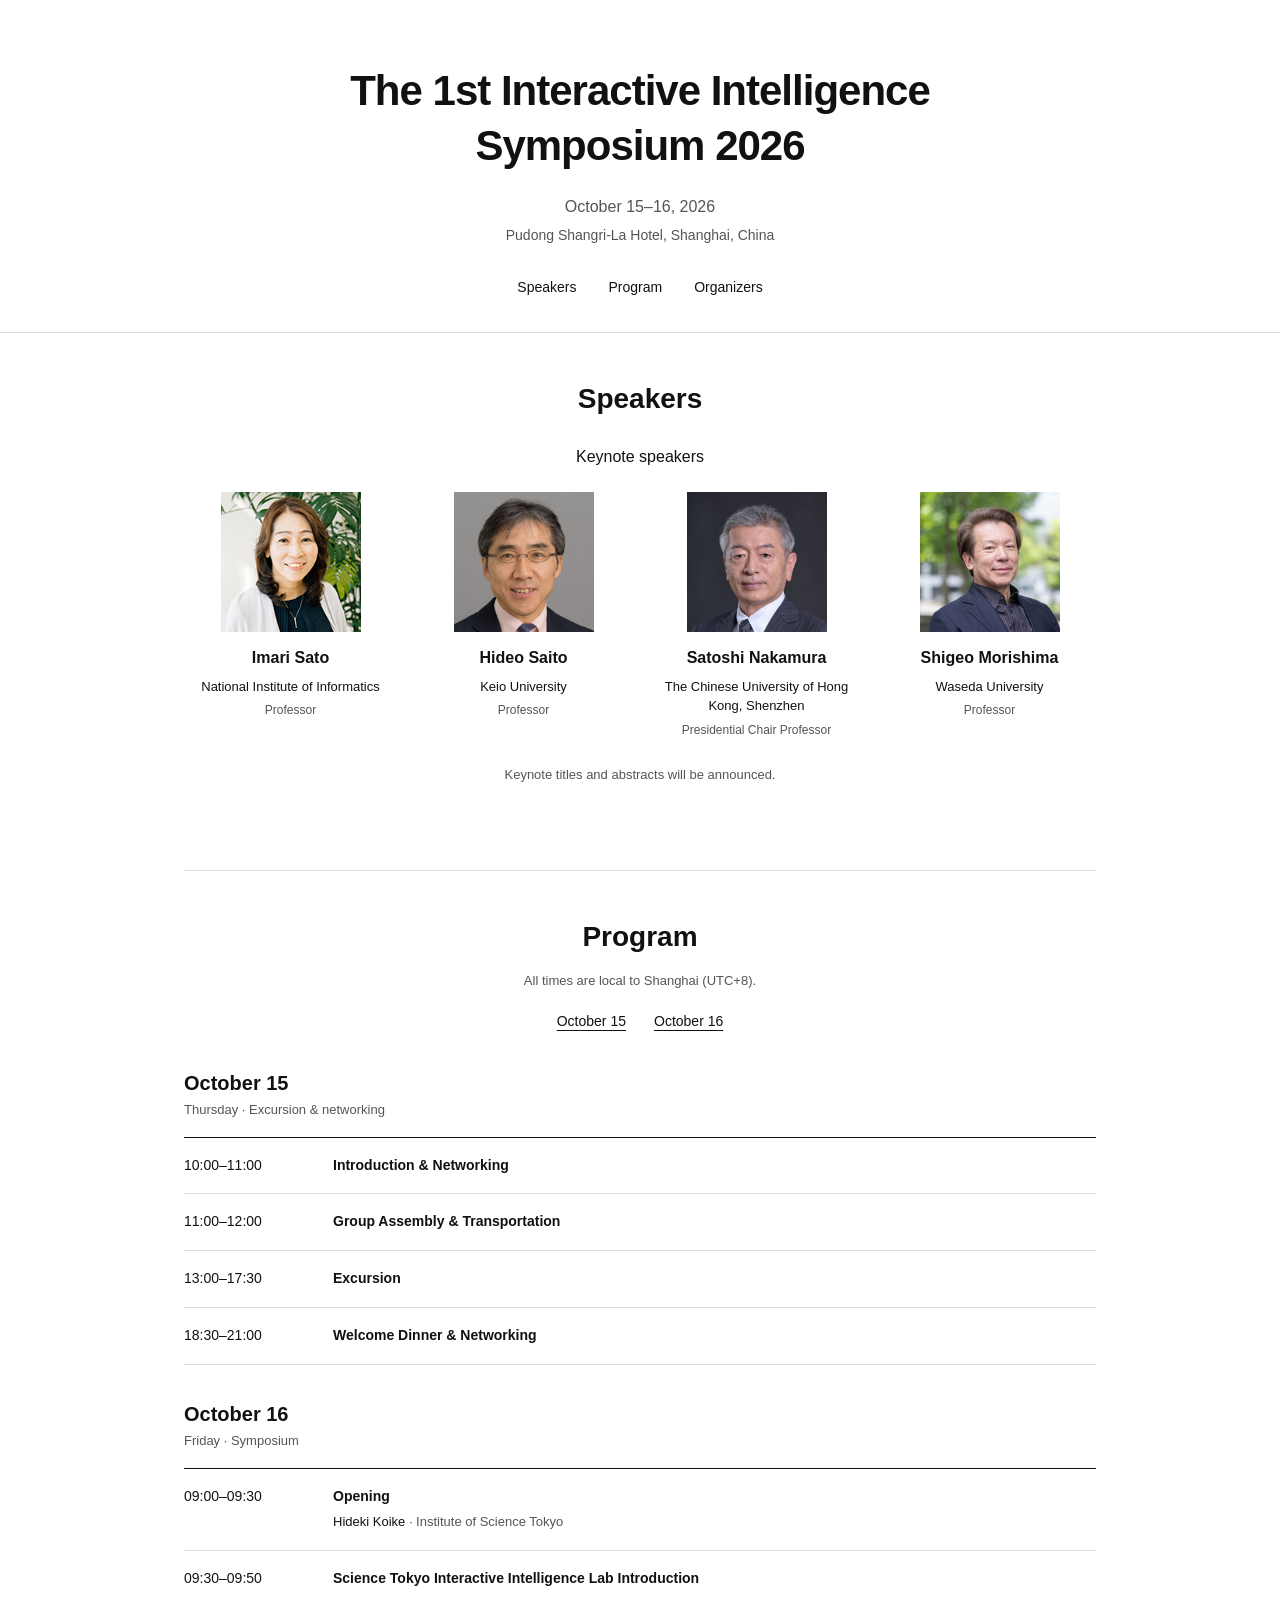
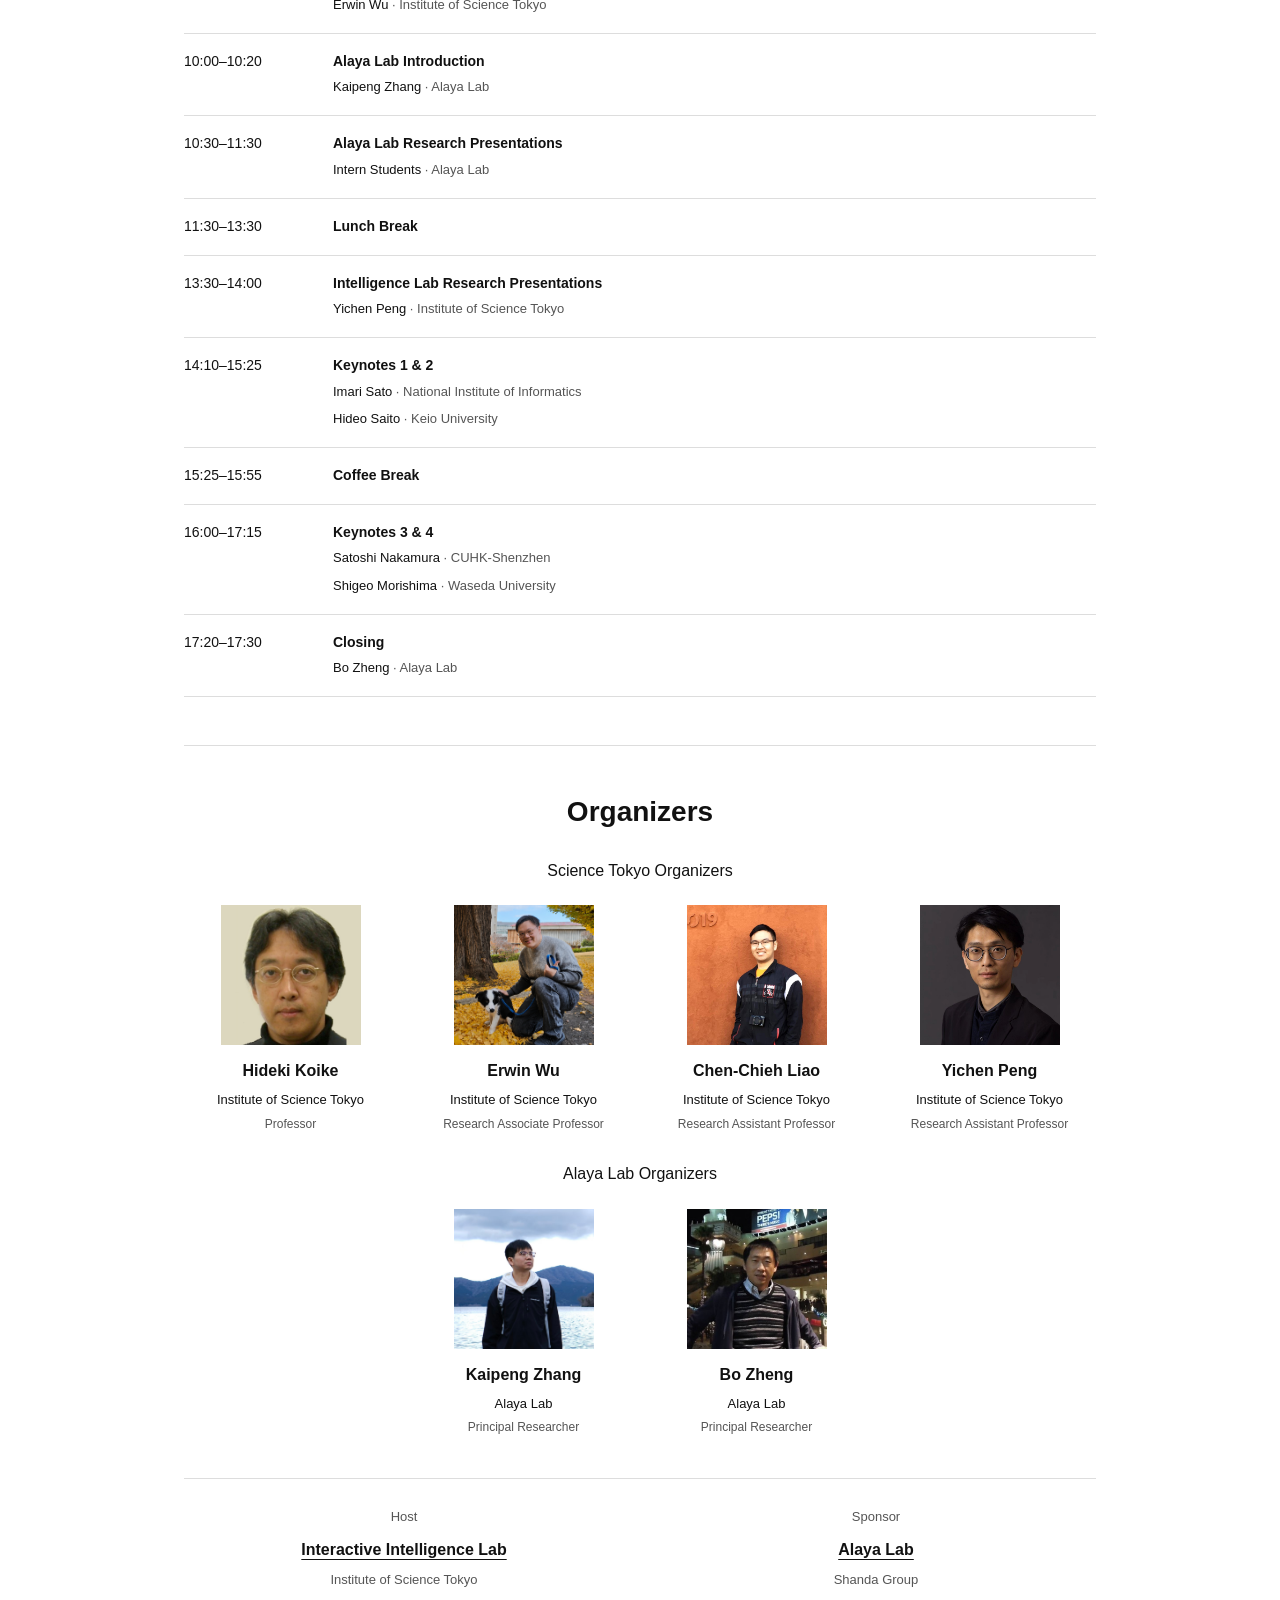
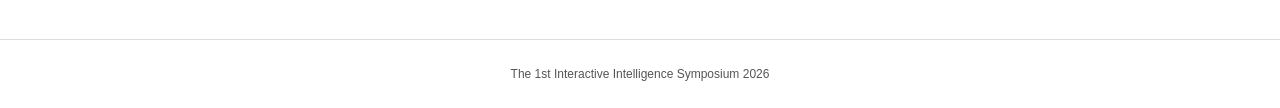
<file: index.html>
<!doctype html>
<html lang="en">
<head>
  <meta charset="utf-8">
  <meta name="viewport" content="width=device-width, initial-scale=1">
  <title>The 1st Interactive Intelligence Symposium 2026</title>
  <meta name="description" content="The 1st Interactive Intelligence Symposium, October 15–16, 2026. Speakers, program, and organizers.">
  <meta name="theme-color" content="#ffffff">
  <link rel="stylesheet" href="styles.css">
</head>
<body>
  <a class="skip" href="#main">Skip to content</a>
  <header class="hero" id="top">
    <h1>The 1st Interactive Intelligence<br>Symposium 2026</h1>
    <p class="date">October 15–16, 2026</p>
    <p class="venue">Pudong Shangri-La Hotel, Shanghai, China</p>
    <nav aria-label="Main navigation">
      <a href="#speakers">Speakers</a>
      <a href="#program">Program</a>
      <a href="#organizers">Organizers</a>
    </nav>
  </header>
  <main id="main" class="container">
    <section id="speakers" class="section" aria-labelledby="speakers-title">
      <h2 id="speakers-title">Speakers</h2>
      <h3 class="group-title">Keynote speakers</h3>
      <div class="people-grid">
        <article class="person" id="imari-sato"><img src="assets/people/imari-sato.png" alt="Portrait of Imari Sato" width="360" height="360" loading="lazy"><div class="person-body"><h4><a href="https://www.nii.ac.jp/en/faculty/digital_content/sato_imari/" target="_blank" rel="noopener">Imari Sato</a></h4><p class="affiliation">National Institute of Informatics</p><p class="position">Professor</p></div></article>
        <article class="person" id="hideo-saito"><img src="assets/people/hideo-saito.jpg" alt="Portrait of Hideo Saito" width="360" height="360" loading="lazy"><div class="person-body"><h4><a href="https://www.keio.ac.jp/en/faculty/k_100011747/" target="_blank" rel="noopener">Hideo Saito</a></h4><p class="affiliation">Keio University</p><p class="position">Professor</p></div></article>
        <article class="person" id="satoshi-nakamura"><img src="assets/people/satoshi-nakamura.jpg" alt="Portrait of Satoshi Nakamura" width="360" height="360" loading="lazy"><div class="person-body"><h4><a href="https://sai.cuhk.edu.cn/en/teacher/104" target="_blank" rel="noopener">Satoshi Nakamura</a></h4><p class="affiliation">The Chinese University of Hong Kong, Shenzhen</p><p class="position">Presidential Chair Professor</p></div></article>
        <article class="person" id="shigeo-morishima"><img src="assets/people/shigeo-morishima-updated.png" alt="Portrait of Shigeo Morishima" width="360" height="360" loading="lazy"><div class="person-body"><h4><a href="https://w-rdb.waseda.jp/html/100000746_en.html" target="_blank" rel="noopener">Shigeo Morishima</a></h4><p class="affiliation">Waseda University</p><p class="position">Professor</p></div></article>
      </div>
      <p class="note">Keynote titles and abstracts will be announced.</p>
    </section>
    <section id="program" class="section" aria-labelledby="program-title">
      <h2 id="program-title">Program</h2>
      <p class="section-note">All times are local to Shanghai (UTC+8).</p>
      <div class="day-links"><a href="#day-one">October 15</a><a href="#day-two">October 16</a></div>
      <div class="day" id="day-one">
        <h3>October 15 <span>Thursday · Excursion &amp; networking</span></h3>
        <ol class="schedule">
          <li class="schedule-row"><span class="time">10:00–11:00</span><div><h4>Introduction &amp; Networking</h4></div></li>
          <li class="schedule-row"><span class="time">11:00–12:00</span><div><h4>Group Assembly &amp; Transportation</h4></div></li>
          <li class="schedule-row"><span class="time">13:00–17:30</span><div><h4>Excursion</h4></div></li>
          <li class="schedule-row"><span class="time">18:30–21:00</span><div><h4>Welcome Dinner &amp; Networking</h4></div></li>
        </ol>
      </div>
      <div class="day" id="day-two">
        <h3>October 16 <span>Friday · Symposium</span></h3>
        <ol class="schedule">
          <li class="schedule-row"><span class="time">09:00–09:30</span><div><h4>Opening</h4><a class="schedule-speaker" href="#hideki-koike">Hideki Koike <span>· Institute of Science Tokyo</span></a></div></li>
          <li class="schedule-row"><span class="time">09:30–09:50</span><div><h4>Science Tokyo Interactive Intelligence Lab Introduction</h4><a class="schedule-speaker" href="#erwin-wu">Erwin Wu <span>· Institute of Science Tokyo</span></a></div></li>
          <li class="schedule-row"><span class="time">10:00–10:20</span><div><h4>Alaya Lab Introduction</h4><a class="schedule-speaker" href="#kaipeng-zhang">Kaipeng Zhang <span>· Alaya Lab</span></a></div></li>
          <li class="schedule-row"><span class="time">10:30–11:30</span><div><h4>Alaya Lab Research Presentations</h4><p class="schedule-speaker">Intern Students <span>· Alaya Lab</span></p></div></li>
          <li class="schedule-row"><span class="time">11:30–13:30</span><div><h4>Lunch Break</h4></div></li>
          <li class="schedule-row"><span class="time">13:30–14:00</span><div><h4>Intelligence Lab Research Presentations</h4><a class="schedule-speaker" href="#yichen-peng">Yichen Peng <span>· Institute of Science Tokyo</span></a></div></li>
          <li class="schedule-row"><span class="time">14:10–15:25</span><div><h4>Keynotes 1 &amp; 2</h4><a class="schedule-speaker" href="#imari-sato">Imari Sato <span>· National Institute of Informatics</span></a><br><a class="schedule-speaker" href="#hideo-saito">Hideo Saito <span>· Keio University</span></a></div></li>
          <li class="schedule-row"><span class="time">15:25–15:55</span><div><h4>Coffee Break</h4></div></li>
          <li class="schedule-row"><span class="time">16:00–17:15</span><div><h4>Keynotes 3 &amp; 4</h4><a class="schedule-speaker" href="#satoshi-nakamura">Satoshi Nakamura <span>· CUHK-Shenzhen</span></a><br><a class="schedule-speaker" href="#shigeo-morishima">Shigeo Morishima <span>· Waseda University</span></a></div></li>
          <li class="schedule-row"><span class="time">17:20–17:30</span><div><h4>Closing</h4><a class="schedule-speaker" href="#bo-zheng">Bo Zheng <span>· Alaya Lab</span></a></div></li>
        </ol>
      </div>
    </section>
    <section id="organizers" class="section" aria-labelledby="organizers-title">
      <h2 id="organizers-title">Organizers</h2>
      <h3 class="group-title">Science Tokyo Organizers</h3>
      <div class="people-grid">
        <article class="person" id="hideki-koike"><img src="assets/people/hideki-koike.jpg" alt="Portrait of Hideki Koike" width="360" height="360" loading="lazy"><div class="person-body"><h4><a href="https://www.vogue.cs.titech.ac.jp/koike" target="_blank" rel="noopener">Hideki Koike</a></h4><p class="affiliation">Institute of Science Tokyo</p><p class="position">Professor</p></div></article>
        <article class="person" id="erwin-wu"><img src="assets/people/erwin-wu.png" alt="Portrait of Erwin Wu" width="360" height="360" loading="lazy"><div class="person-body"><h4><a href="https://erwinwu.com/" target="_blank" rel="noopener">Erwin Wu</a></h4><p class="affiliation">Institute of Science Tokyo</p><p class="position">Research Associate Professor</p></div></article>
        <article class="person" id="chen-chieh-liao"><img src="assets/people/chen-chieh-liao.jpg" alt="Portrait of Chen-Chieh Liao" width="360" height="360" loading="lazy"><div class="person-body"><h4><a href="https://liaochenchieh.com/" target="_blank" rel="noopener">Chen-Chieh Liao</a></h4><p class="affiliation">Institute of Science Tokyo</p><p class="position">Research Assistant Professor</p></div></article>
        <article class="person" id="yichen-peng"><img src="assets/people/yichen-peng.jpg" alt="Portrait of Yichen Peng" width="360" height="360" loading="lazy"><div class="person-body"><h4><a href="https://puckikk1202.github.io/" target="_blank" rel="noopener">Yichen Peng</a></h4><p class="affiliation">Institute of Science Tokyo</p><p class="position">Research Assistant Professor</p></div></article>
      </div>
      <h3 class="group-title">Alaya Lab Organizers</h3>
      <div class="people-grid alaya-organizers">
        <article class="person" id="kaipeng-zhang"><img src="assets/people/kaipeng-zhang.jpg" alt="Portrait of Kaipeng Zhang" width="360" height="360" loading="lazy"><div class="person-body"><h4><a href="https://interactive-intelligence-lab.github.io/lab-homepage/members.html" target="_blank" rel="noopener">Kaipeng Zhang</a></h4><p class="affiliation">Alaya Lab</p><p class="position">Principal Researcher</p></div></article>
        <article class="person" id="bo-zheng"><img src="assets/people/bo-zheng.jpg" alt="Portrait of Bo Zheng" width="360" height="360" loading="lazy"><div class="person-body"><h4><a href="https://interactive-intelligence-lab.github.io/lab-homepage/members.html" target="_blank" rel="noopener">Bo Zheng</a></h4><p class="affiliation">Alaya Lab</p><p class="position">Principal Researcher</p></div></article>
      </div>
      <div class="organizers-grid">
        <div>
          <h3>Host</h3>
          <a href="https://interactive-intelligence-lab.github.io/lab-homepage/">Interactive Intelligence Lab</a>
          <p>Institute of Science Tokyo</p>
        </div>
        <div>
          <h3>Sponsor</h3>
          <a href="https://alayalab.ai/">Alaya Lab</a>
          <p>Shanda Group</p>
        </div>
      </div>
    </section>
  </main>
  <footer>The 1st Interactive Intelligence Symposium 2026</footer>
</body>
</html>
</file>
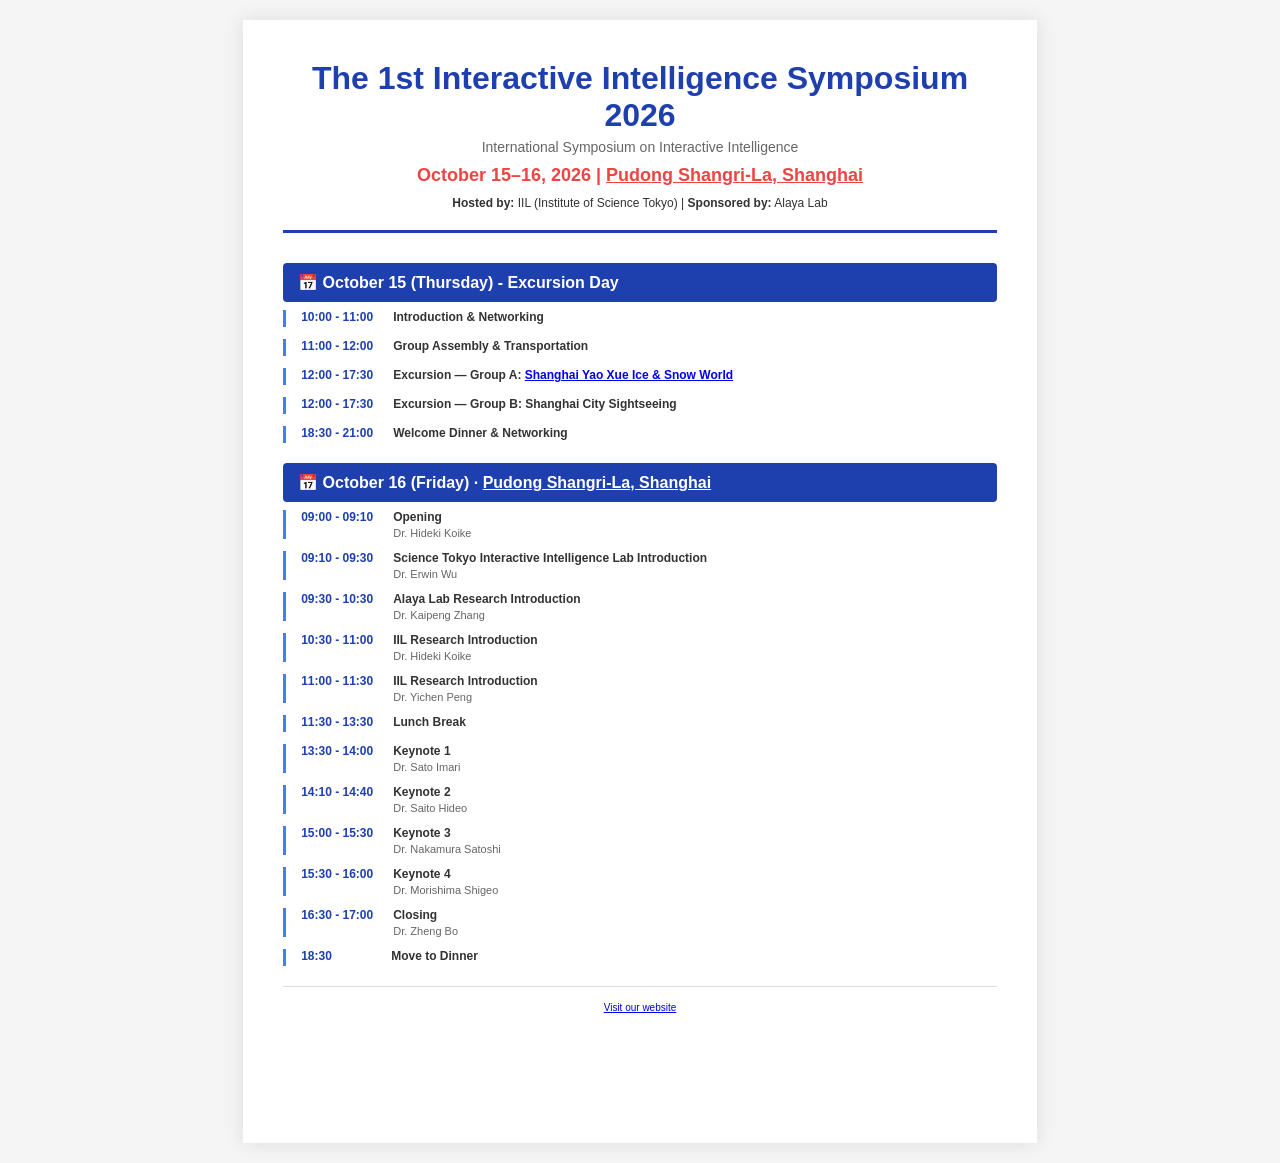
<file: flyer.html>
<!DOCTYPE html>
<html lang="ja">
<head>
    <meta charset="UTF-8">
    <meta name="viewport" content="width=device-width, initial-scale=1.0">
    <title>The 1st Interactive Intelligence Symposium 2026</title>
    <style>
        * {
            margin: 0;
            padding: 0;
            box-sizing: border-box;
        }
        
        body {
            font-family: 'Arial', 'Hiragino Sans', sans-serif;
            background-color: #f5f5f5;
        }
        
        .container {
            width: 210mm;
            height: 297mm;
            margin: 20px auto;
            background-color: white;
            box-shadow: 0 0 20px rgba(0,0,0,0.1);
            padding: 40px;
            position: relative;
            overflow: hidden;
        }
        
        .header {
            text-align: center;
            margin-bottom: 30px;
            border-bottom: 3px solid #1e40af;
            padding-bottom: 20px;
        }
        
        .header h1 {
            font-size: 32px;
            color: #1e40af;
            margin-bottom: 5px;
            font-weight: bold;
        }
        
        .header p {
            font-size: 14px;
            color: #666;
            margin-bottom: 5px;
        }
        
        .subtitle {
            font-size: 18px;
            color: #ef4444;
            font-weight: bold;
            margin-top: 10px;
        }

        .subtitle a {
            color: inherit;
        }

        .host-info {
            font-size: 12px;
            color: #333;
            margin-top: 10px;
        }
        
        .info-box {
            background-color: #eff6ff;
            border-left: 4px solid #1e40af;
            padding: 15px;
            margin-bottom: 25px;
            border-radius: 4px;
        }
        
        .info-box h3 {
            font-size: 12px;
            color: #1e40af;
            font-weight: bold;
            margin-bottom: 5px;
            text-transform: uppercase;
        }
        
        .info-box p {
            font-size: 11px;
            color: #333;
            line-height: 1.6;
            margin-bottom: 3px;
        }
        
        .schedule {
            margin-bottom: 20px;
        }
        
        .day-section {
            margin-bottom: 20px;
            page-break-inside: avoid;
        }
        
        .day-header {
            background-color: #1e40af;
            color: white;
            padding: 10px 15px;
            font-size: 16px;
            font-weight: bold;
            margin-bottom: 8px;
            border-radius: 4px;
            -webkit-print-color-adjust: exact;
            print-color-adjust: exact;
        }

        .day-header a {
            color: inherit;
        }
        
        .schedule-item {
            display: flex;
            margin-bottom: 12px;
            border-left: 3px solid #3b82f6;
            padding-left: 15px;
            gap: 20px;
        }
        
        .time {
            font-size: 12px;
            font-weight: bold;
            color: #1e40af;
            min-width: 70px;
            flex-shrink: 0;
        }
        
        .activity {
            font-size: 12px;
            color: #333;
            flex-grow: 1;
        }
        
        .activity-title {
            font-weight: bold;
            margin-bottom: 3px;
        }
        
        .activity-desc {
            font-size: 11px;
            color: #666;
            margin-left: 0;
        }
        
        .location {
            font-size: 11px;
            color: #ef4444;
            font-weight: 500;
            margin-top: 3px;
        }

        .location a {
            color: inherit;
        }
        
        .footer-info {
            background-color: #f3f4f6;
            padding: 15px;
            margin-top: 20px;
            border-radius: 4px;
            font-size: 11px;
            color: #333;
            line-height: 1.6;
        }
        
        .footer-info h4 {
            font-size: 12px;
            color: #1e40af;
            margin-bottom: 8px;
            font-weight: bold;
        }
        
        .support-list {
            list-style: none;
            margin-left: 0;
        }
        
        .support-list li {
            margin-bottom: 5px;
            padding-left: 15px;
            position: relative;
        }
        
        .support-list li:before {
            content: "✓";
            position: absolute;
            left: 0;
            color: #1e40af;
            font-weight: bold;
        }
        
        .sponsors {
            text-align: center;
            font-size: 10px;
            color: #999;
            margin-top: 15px;
            padding-top: 15px;
            border-top: 1px solid #ddd;
        }
        
        @media print {
            body {
                background-color: white;
            }
            .container {
                margin: 0;
                box-shadow: none;
                width: 100%;
                height: 100%;
            }
            .day-header {
                background-color: #1e40af !important;
                color: white !important;
                -webkit-print-color-adjust: exact;
                print-color-adjust: exact;
            }
        }
    </style>
</head>
<body>
    <div class="container">
        <!-- Header -->
        <div class="header">
            <h1>The 1st Interactive Intelligence Symposium 2026</h1>
            <p>International Symposium on Interactive Intelligence</p>
            <div class="subtitle">October 15–16, 2026 | <a href="https://www.google.com/maps/search/?api=1&amp;query=Pudong+Shangri-La%2C+Shanghai" target="_blank" rel="noopener">Pudong Shangri-La, Shanghai</a></div>
            <div class="host-info"><strong>Hosted by:</strong> IIL (Institute of Science Tokyo) | <strong>Sponsored by:</strong> Alaya Lab</div>
        </div>
        
        <!-- Schedule -->
        <div class="schedule">
            <div class="day-section">
                <div class="day-header">📅 October 15 (Thursday) - Excursion Day</div>
                <div class="schedule-item">
                    <div class="time">10:00 - 11:00</div>
                    <div class="activity"><div class="activity-title">Introduction &amp; Networking</div></div>
                </div>
                <div class="schedule-item">
                    <div class="time">11:00 - 12:00</div>
                    <div class="activity"><div class="activity-title">Group Assembly &amp; Transportation</div></div>
                </div>
                <div class="schedule-item">
                    <div class="time">12:00 - 17:30</div>
                    <div class="activity"><div class="activity-title">Excursion — Group A: <a href="https://www.google.com/maps/search/?api=1&amp;query=Shanghai+Yao+Xue+Ice+%26+Snow+World" target="_blank" rel="noopener">Shanghai Yao Xue Ice &amp; Snow World</a></div></div>
                </div>
                <div class="schedule-item">
                    <div class="time">12:00 - 17:30</div>
                    <div class="activity"><div class="activity-title">Excursion — Group B: Shanghai City Sightseeing</div></div>
                </div>
                <div class="schedule-item">
                    <div class="time">18:30 - 21:00</div>
                    <div class="activity"><div class="activity-title">Welcome Dinner &amp; Networking</div></div>
                </div>
            </div>

            <div class="day-section">
                <div class="day-header">📅 October 16 (Friday) · <a href="https://www.google.com/maps/search/?api=1&amp;query=Pudong+Shangri-La%2C+Shanghai" target="_blank" rel="noopener">Pudong Shangri-La, Shanghai</a></div>
                
                <div class="schedule-item">
                    <div class="time">09:00 - 09:10</div>
                    <div class="activity">
                        <div class="activity-title">Opening</div>
                        <div class="activity-desc">Dr. Hideki Koike</div>
                    </div>
                </div>
                
                <div class="schedule-item">
                    <div class="time">09:10 - 09:30</div>
                    <div class="activity">
                        <div class="activity-title">Science Tokyo Interactive Intelligence Lab Introduction</div>
                        <div class="activity-desc">Dr. Erwin Wu</div>
                    </div>
                </div>
                
                <div class="schedule-item">
                    <div class="time">09:30 - 10:30</div>
                    <div class="activity">
                        <div class="activity-title">Alaya Lab Research Introduction</div>
                        <div class="activity-desc">Dr. Kaipeng Zhang</div>
                    </div>
                </div>
                
                <div class="schedule-item">
                    <div class="time">10:30 - 11:00</div>
                    <div class="activity">
                        <div class="activity-title">IIL Research Introduction</div>
                        <div class="activity-desc">Dr. Hideki Koike</div>
                    </div>
                </div>
                
                <div class="schedule-item">
                    <div class="time">11:00 - 11:30</div>
                    <div class="activity">
                        <div class="activity-title">IIL Research Introduction</div>
                        <div class="activity-desc">Dr. Yichen Peng</div>
                    </div>
                </div>
                
                <div class="schedule-item">
                    <div class="time">11:30 - 13:30</div>
                    <div class="activity">
                        <div class="activity-title">Lunch Break</div>
                    </div>
                </div>
                
                <div class="schedule-item">
                    <div class="time">13:30 - 14:00</div>
                    <div class="activity">
                        <div class="activity-title">Keynote 1</div>
                        <div class="activity-desc">Dr. Sato Imari</div>
                    </div>
                </div>
                
                <div class="schedule-item">
                    <div class="time">14:10 - 14:40</div>
                    <div class="activity">
                        <div class="activity-title">Keynote 2</div>
                        <div class="activity-desc">Dr. Saito Hideo</div>
                    </div>
                </div>

                <div class="schedule-item">
                    <div class="time">15:00 - 15:30</div>
                    <div class="activity">
                        <div class="activity-title">Keynote 3</div>
                        <div class="activity-desc">Dr. Nakamura Satoshi</div>
                    </div>
                </div>

                <div class="schedule-item">
                    <div class="time">15:30 - 16:00</div>
                    <div class="activity">
                        <div class="activity-title">Keynote 4</div>
                        <div class="activity-desc">Dr. Morishima Shigeo</div>
                    </div>
                </div>

                <div class="schedule-item">
                    <div class="time">16:30 - 17:00</div>
                    <div class="activity">
                        <div class="activity-title">Closing</div>
                        <div class="activity-desc">Dr. Zheng Bo</div>
                    </div>
                </div>

                <div class="schedule-item">
                    <div class="time">18:30</div>
                    <div class="activity">
                        <div class="activity-title">Move to Dinner</div>
                    </div>
                </div>
            </div>
        </div>
        
        <div class="sponsors">
            <!-- <p><strong>Hosted by:</strong> IIL (Institute of Science Tokyo) | <strong>Sponsored by:</strong> Alaya Lab</p> -->
            <p><a href="https://interactive-intelligence-lab.github.io/lab-homepage/">Visit our website</a></p>
        </div>
    </div>
</body>
</html>
</file>
<file: styles.css>
:root {
  color-scheme: light;
  --ink: #111;
  --muted: #555;
  --line: #ddd;
}
* { box-sizing: border-box; }
html { scroll-behavior: smooth; scroll-padding-top: 24px; }
body {
  margin: 0;
  background: #fff;
  color: var(--ink);
  font-family: Arial, Helvetica, sans-serif;
  font-size: 16px;
  line-height: 1.7;
}
a { color: inherit; text-underline-offset: 4px; }
a:hover { text-decoration-thickness: 2px; }
a:focus-visible { outline: 2px solid #111; outline-offset: 5px; }
h1, h2, h3, h4, p { margin: 0; }
h1, h2, h3, h4 { line-height: 1.3; }
.container { max-width: 960px; padding: 0 24px; margin: 0 auto; }
.hero {
  padding: 64px 24px 32px;
  text-align: center;
  border-bottom: 1px solid var(--line);
}
h1 { font-size: clamp(28px, 4.5vw, 42px); letter-spacing: -1px; font-weight: 700; }
.date { margin-top: 20px; color: var(--muted); }
.venue { margin-top: 4px; font-size: 14px; color: var(--muted); }
nav { display: flex; flex-wrap: wrap; justify-content: center; gap: 32px; margin-top: 28px; }
nav a { font-size: 14px; text-decoration: none; }
nav a:hover { text-decoration: underline; }
.section { padding: 48px 0; }
.section + .section { border-top: 1px solid var(--line); }
h2 { font-size: 28px; text-align: center; margin-bottom: 30px; }
.group-title { font-size: 16px; text-align: center; font-weight: 400; margin: 30px 0 24px; }
.people-grid { display: grid; grid-template-columns: repeat(4, minmax(0, 1fr)); gap: 28px 20px; }
.person { text-align: center; min-width: 0; }
.person img {
  width: 140px;
  max-width: 100%;
  height: auto;
  aspect-ratio: 1;
  object-fit: cover;
  object-position: center 25%;
  display: block;
  margin: 0 auto 16px;
}
.person h4 { font-size: 16px; }
.person h4 a { text-decoration: none; }
.person h4 a:hover { text-decoration: underline; }
.affiliation { font-size: 13px; margin-top: 8px; line-height: 1.5; }
.position { font-size: 12px; color: var(--muted); margin-top: 4px; }
.alaya-organizers { grid-template-columns: repeat(2, minmax(0, 1fr)); max-width: 446px; margin: 0 auto; }
.note, .section-note { font-size: 13px; color: var(--muted); text-align: center; }
.note { margin: 24px 0 36px; }
.section-note { margin-top: -16px; }
.day-links { display: flex; justify-content: center; gap: 28px; margin-top: 18px; font-size: 14px; }
.day { margin-top: 36px; }
.day > h3 { font-size: 20px; margin-bottom: 18px; }
.day > h3 span { display: block; font-size: 13px; font-weight: 400; color: var(--muted); margin-top: 6px; }
.schedule { list-style: none; margin: 0; padding: 0; border-top: 1px solid var(--ink); }
.schedule-row { display: grid; grid-template-columns: 125px minmax(0, 1fr); gap: 24px; padding: 16px 0; border-bottom: 1px solid var(--line); }
.time { font-size: 14px; font-variant-numeric: tabular-nums; white-space: nowrap; }
.schedule-row h4 { font-size: 14px; line-height: 1.6; font-weight: 600; }
.schedule-speaker { display: inline-block; margin-top: 3px; font-size: 13px; text-decoration: none; }
.schedule-speaker:hover { text-decoration: underline; }
.schedule-speaker span { color: var(--muted); }
.organizers-grid { display: grid; grid-template-columns: repeat(2, minmax(0, 1fr)); gap: 32px; text-align: center; margin-top: 40px; padding-top: 30px; border-top: 1px solid var(--line); }
.organizers-grid h3 { font-size: 13px; font-weight: 400; color: var(--muted); margin-bottom: 10px; }
.organizers-grid a { font-size: 16px; font-weight: 600; }
.organizers-grid p { font-size: 13px; margin-top: 6px; color: var(--muted); }
footer { text-align: center; border-top: 1px solid var(--line); padding: 24px; color: var(--muted); font-size: 12px; }
.skip { position: absolute; top: -100px; left: 16px; padding: 10px; background: #fff; z-index: 2; }
.skip:focus { top: 10px; }
@media (max-width: 700px) {
  .hero { padding-top: 44px; }
  .people-grid { grid-template-columns: repeat(2, minmax(0, 1fr)); gap: 28px 20px; }
  .section { padding: 36px 0; }
}
@media (max-width: 420px) {
  .container { padding: 0 20px; }
  .date { font-size: 14px; }
  nav { gap: 24px; }
  .schedule-row { grid-template-columns: 90px minmax(0, 1fr); gap: 12px; }
  .time { font-size: 12px; }
  .schedule-speaker span { display: block; }
  .organizers-grid { grid-template-columns: 1fr; }
}
@media (prefers-reduced-motion: reduce) {
  html { scroll-behavior: auto; }
}
@media print {
  .hero { padding-top: 20px; }
  nav, .day-links, .skip { display: none; }
  .section { padding: 24px 0; }
  .person, .schedule-row { break-inside: avoid; }
  h2, h3 { break-after: avoid; }
}
</file>
